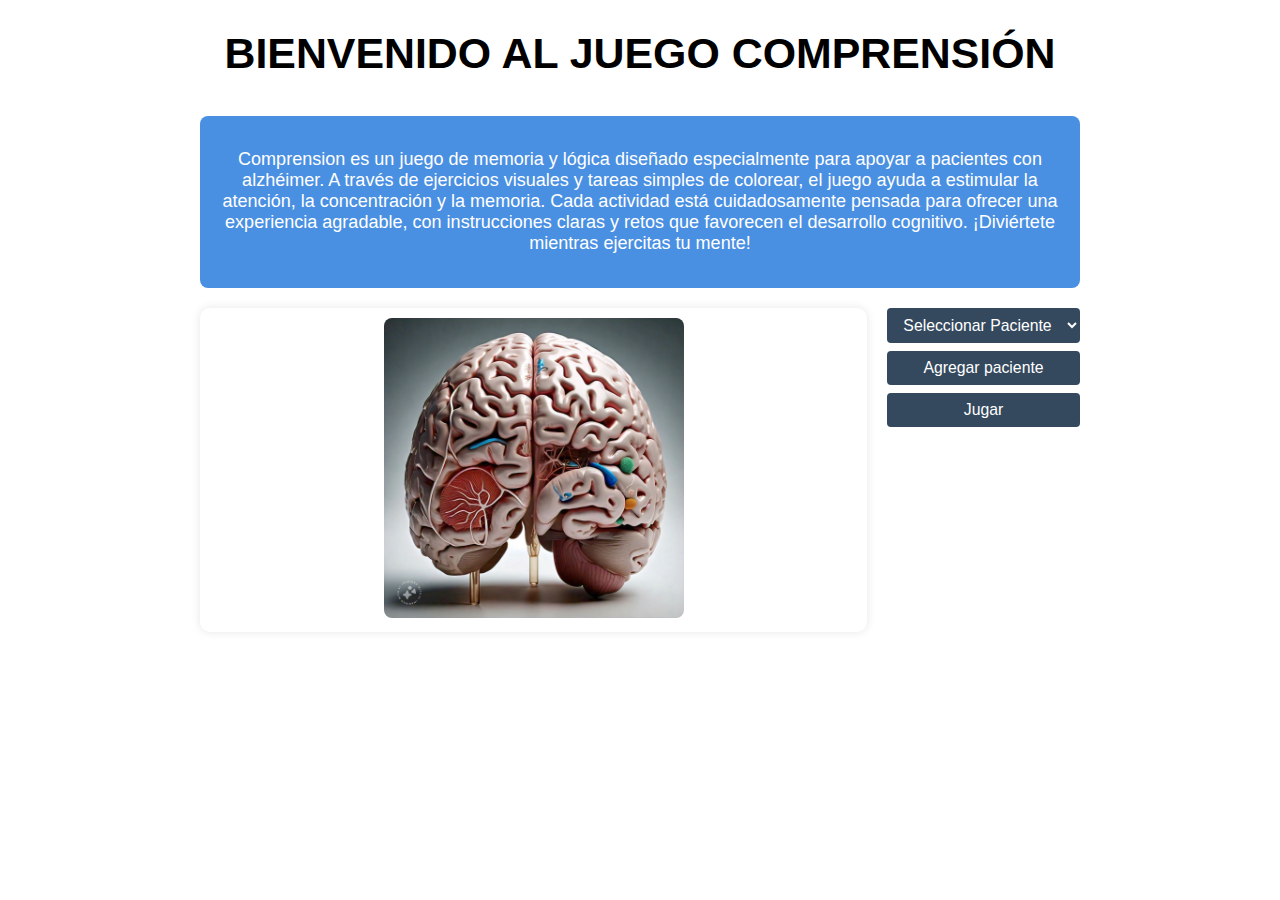
<file: index.html>
<!DOCTYPE html>
<html lang="es">

<head>
    <meta charset="UTF-8">
    <meta name="viewport" content="width=device-width, initial-scale=1.0">
    <title>Juego - Comprensión</title>
    <link rel="stylesheet" href="css/styles.css">
</head>

<body>
    <h1>BIENVENIDO AL JUEGO COMPRENSIÓN</h1>
    <div class="index-container">
        <!-- Información del Juego -->
        <div class="info-juego">
            <p>
                Comprension es un juego de memoria y lógica diseñado especialmente para apoyar a pacientes con
                alzhéimer.
                A través de ejercicios visuales y tareas simples de colorear, el juego ayuda a estimular la atención, la
                concentración y la memoria.
                Cada actividad está cuidadosamente pensada para ofrecer una experiencia agradable, con instrucciones
                claras y retos que favorecen el desarrollo cognitivo.
                ¡Diviértete mientras ejercitas tu mente!
            </p>
        </div>

        <!-- Material Audiovisual -->
        <div class="material-audiovisual">
            <img src="img/cerebro.jpg" alt="Imagen de cerebro" class="audiovisual-img">
        </div>

        <!-- Menú de opciones -->
        <div class="menu-opciones">
            <select id="select-paciente">
                <option value="" disabled selected>Seleccionar Paciente</option>
                <!-- Aquí se insertarán dinámicamente las opciones -->
            </select>
            <button onclick="window.location.href='registro.html'">Agregar paciente</button>
            <button onclick="window.location.href='tablero.html'">Jugar</button>
        </div>
    </div>
    <script src="scripts/pacientes.js"></script>
</body>

</html>
</file>
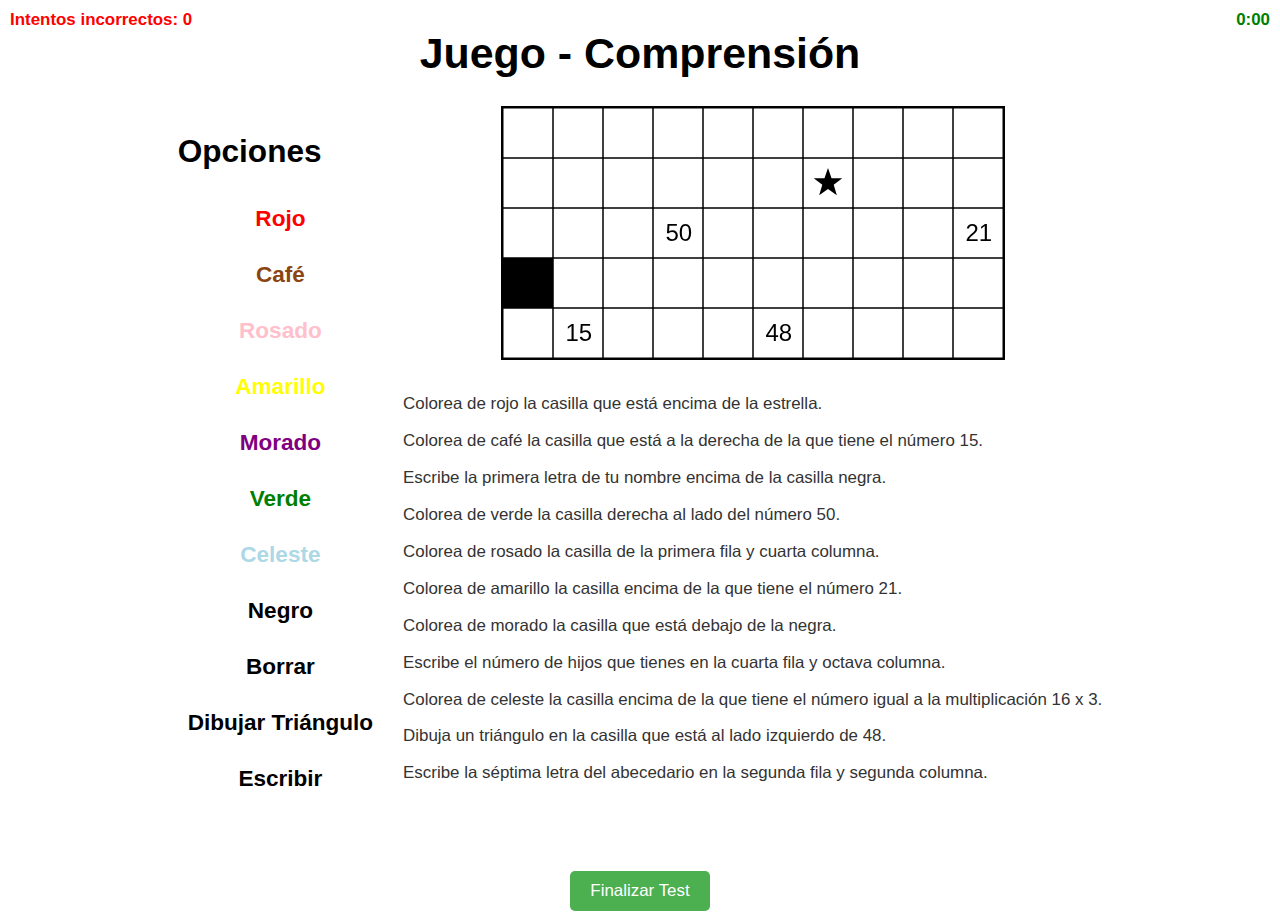
<file: tablero.html>
<!DOCTYPE html>
<html lang="es">
<head>
    <meta charset="UTF-8">
    <meta name="viewport" content="width=device-width, initial-scale=1.0">
    <title>Comprensión</title>
    <link rel="stylesheet" href="css/styles.css">
</head>
<body>
    <div id="attemptCounter" style="position: absolute; top: 10px; right: 10px; font-size: 1.5rem; color: red; font-weight: bold;">
        Intentos incorrectos: 0
    </div>
    <div id="timer" style="position: absolute; top: 10px; right: 10px; font-size: 1.5rem; color: green; font-weight: bold;">
        Tiempo transcurrido: 0:00
    </div>
    <h1>Juego - Comprensión</h1>
    <div class="container">
        <div class="menu">
            <h2>Opciones</h2>
            <ul><b>
                <li onclick="setColor('#FF0000')" class="color-option" style="color: #FF0000;">Rojo</li>
                <li onclick="setColor('#8B4513')" class="color-option" style="color: #8B4513;">Café</li>
                <li onclick="setColor('#FFC0CB')" class="color-option" style="color: #FFC0CB;">Rosado</li>
                <li onclick="setColor('#FFFF00')" class="color-option" style="color: #FFFF00;">Amarillo</li>
                <li onclick="setColor('#800080')" class="color-option" style="color: #800080;">Morado</li>
                <li onclick="setColor('#008000')" class="color-option" style="color: #008000;">Verde</li>
                <li onclick="setColor('#ADD8E6')" class="color-option" style="color: #ADD8E6;">Celeste</li>
                <li onclick="setColor('#000000')" class="color-option" style="color: #000000;">Negro</li>
                <li onclick="setColor('#FFFFFF')" class="color-option" style="color: #000000;">Borrar</li>
                <li onclick="drawTriangle()">Dibujar Triángulo</li>
                <li onclick="enableTextInput()" class="color-option" style="color: #000000;">Escribir</li>
            </ul></b>
        </div>
        <div class="canvas-container">
            <canvas id="tablero" width="500" height="250"></canvas>
            <p id="instruction" class="instruction"></p>
            <p id="notification" style="font-size: 1.5rem; color: green; font-weight: bold;"></p>
        </div>
    </div>
    <!-- Botón de Finalizar Test -->
    <div style="text-align: center; margin-top: 20px;">
        <button onclick="showCompletionTime()" style="font-size: 1.5rem; padding: 10px 20px; background-color: #4CAF50; color: white; border: none; border-radius: 5px; cursor: pointer;">
            Finalizar Test
        </button>
    </div>
    <script src="scripts/tablero.js"></script>
    <script>
        document.addEventListener("DOMContentLoaded", function () {
            drawBoard();
        });
        function enableTextInput() {
            textInputMode = true;
            selectedColor = "";
            drawTriangleMode = false;
        }
    </script>
</body>
</html>
</file>
<file: css/styles.css>
html {
    font-size: 70.5%;
    box-sizing: border-box;
}

*, *:before, *:after {
    box-sizing: inherit;
}

body {
    font-size: 16px;
    font-family: 'Krub', sans-serif;
}

h1 {
    font-size: 3.8rem;
    text-align: center;
}

h2 {
    font-size: 2.8rem;
}

h3 {
    font-size: 2.4rem;
}

/* Styles for the game elements */
.container {
    display: flex;
    justify-content: center;
    align-items: flex-start;
    gap: 20px;
}

/* Estilos de los botones */
.menu ul {
    list-style-type: none;
    padding: 0;
}

.menu li {
    margin: 10px 0;
    padding: 10px;
    cursor: pointer;
    font-size: 2rem;
    border-radius: 5px;
    transition: all 0.3s ease;
    text-align: center;
}

/* Efecto hover */
.menu li:hover {
    background-color: #f0f0f0;
    color: #007BFF;
    box-shadow: 0px 4px 6px rgba(0, 0, 0, 0.1);
    transform: scale(1.05);
}

/* Estilo del input de texto */
#textInput {
    margin-top: 15px;
    padding: 8px;
    font-size: 1rem;
    border: 1px solid #ddd;
    border-radius: 4px;
    width: 100%;
    max-width: 200px;
}

.canvas-container {
    display: flex;
    flex-direction: column;
    align-items: center;
}

canvas {
    border: 2px solid #000;
}

.instruction {
    font-size: 1.5rem;
    color: #333;
}

.instruction.active {
    color: #FF0000;
}


.registro-container {
    max-width: 400px;
    margin: auto;
    padding: 20px;
    border: 1px solid #ccc;
    border-radius: 8px;
    box-shadow: 0 0 10px rgba(0, 0, 0, 0.1);
    background-color: #f9f9f9;
    text-align: center;
}

.registro-container h2 {
    font-size: 2.4rem;
    margin-bottom: 20px;
}

.form-group {
    margin-bottom: 15px;
    text-align: left;
}

.form-group label {
    font-size: 1.6rem;
    display: block;
    margin-bottom: 5px;
}

.form-group input {
    width: 100%;
    padding: 8px;
    font-size: 1.6rem;
    border: 1px solid #ccc;
    border-radius: 4px;
}

.button-group {
    display: flex;
    justify-content: space-around;
    gap: 10px;
    margin-top: 20px;
}

.button-group .btn {
    font-size: 1.4rem;
    padding: 10px;
    background-color: #6c757d;
    color: #fff;
    border: none;
    border-radius: 4px;
    cursor: pointer;
}

.button-group .btn:hover {
    background-color: #5a6268;
}

.index-container {
    display: grid;
    grid-template-columns: 1fr auto;
    gap: 20px;
    padding: 10px;
    max-width: 900px; /* Ancho máximo del contenedor principal */
    margin: auto; /* Centra el contenido */
}

.info-juego {
    grid-column: span 2;
    background-color: #4A90E2;
    padding: 15px;
    text-align: center;
    font-size: 1.6rem;
    color: #FFFFFF;
    border-radius: 8px;
}

.material-audiovisual {
    background-color: #FFFFFF;
    padding: 10px;
    border-radius: 10px;
    box-shadow: 0 0 10px rgba(0, 0, 0, 0.1);
    text-align: center;
}

.audiovisual-img {
    width: 300px; /* Ajusta el ancho de la imagen al contenedor */
    max-width: 300px; /* Ancho máximo de la imagen para evitar que sea demasiado grande */
    height: auto; /* Mantiene la proporción de la imagen */
    border-radius: 8px;
}

.menu-opciones {
    display: flex;
    flex-direction: column;
    gap: 8px;
}

.menu-opciones label {
    font-size: 1.4rem;
    color: #333;
}

.menu-opciones select, .menu-opciones button {
    font-size: 1.4rem;
    padding: 8px 12px;
    background-color: #34495E;
    color: #FFFFFF;
    border: none;
    border-radius: 4px;
    cursor: pointer;
    text-align: center;
    transition: background-color 0.3s ease;
    width: 100%; /* Alinea los botones y el selector a lo ancho del contenedor */
}

.menu-opciones select:hover, .menu-opciones button:hover {
    background-color: #2C3E50;
}

.estadistica-container {
    padding: 20px;
    background-color: #FFFFFF;
    box-shadow: 0 0 20px rgba(0, 0, 0, 0.1);
    border-radius: 8px;
    display: grid;
    grid-template-columns: 1fr 2fr;
    gap: 20px;
}

.estadistica-container h1 {
    grid-column: span 2;
    text-align: center;
    font-size: 3.6rem;
    color: #4A90E2;
    margin-bottom: 20px;
}

.info-paciente {
    background-color: #E0E7ED;
    padding: 15px;
    border-radius: 8px;
    display: flex;
    flex-direction: column;
    align-items: flex-start;
    justify-content: center;
}

.info-paciente label {
    font-size: 1.2rem;
    color: #333;
}

#paciente-id {
    margin-top: 5px;
    padding: 8px;
    font-size: 1rem;
    border: 1px solid #ccc;
    border-radius: 4px;
    width: 100%;
}

.datos-paciente {
    background-color: #C8D6E5;
    padding: 10px;
    border-radius: 4px;
    margin-top: 10px;
    font-size: 1.2rem;
    color: #333;
    width: 100%;
}

.estadisticas-detalle {
    background-color: #EAF0F7;
    padding: 20px;
    border-radius: 8px;
    display: flex;
    flex-direction: column;
    align-items: center;
}

.estadisticas-detalle p {
    font-size: 1.4rem;
    color: #34495E;
    margin: 5px 0;
}

.grafico-container {
    margin-top: 20px;
    background-color: #FFFFFF;
    padding: 10px;
    border-radius: 8px;
    box-shadow: 0 0 10px rgba(0, 0, 0, 0.1);
    text-align: center;
    width: 100%;
    height: 300px;
}

#grafico {
    width: 100%;
    height: 100%;
}

.instruction {
    font-size: 1.5rem;
    color: #333;
}

.instruction.completed {
    color: #888; /* Color para indicar que la instrucción ha sido completada */
    text-decoration: line-through;
}

.instruction.active {
    color: #FF0000; /* Destaca la instrucción activa en rojo */
}

.notification {
    position: fixed;
    top: 40px;
    right: 40px;
    padding: 20px 30px;
    background-color: rgba(255, 0, 0, 0.9);
    color: white;
    font-size: 24px; /* Aumenta el tamaño de la fuente */
    font-weight: bold; /* Añade negrita para mayor visibilidad */
    border-radius: 8px;
    z-index: 1000;
    box-shadow: 0 4px 8px rgba(0, 0, 0, 0.3);
    animation: fadein 0.5s, fadeout 0.5s 2.5s;
}

@keyframes fadein {
    from { opacity: 0; }
    to { opacity: 1; }
}

@keyframes fadeout {
    from { opacity: 1; }
    to { opacity: 0; }
}

#attemptCounter {
    position: absolute;
    top: 10px;
    left: 10px;
    font-size: 1.5rem;
    color: red;
    font-weight: bold;
}

#timeCounter {
    position: absolute;
    top: 10px;
    right: 10px;
    font-size: 1.5rem;
    color: green;
    font-weight: bold;
}

.boton-salir {
    background-color: #d9534f;
    color: #fff;
    border: none;
    padding: 10px 20px;
    font-size: 16px;
    cursor: pointer;
    border-radius: 5px;
    margin-top: 20px;
    transition: background-color 0.3s ease;
}

.boton-salir:hover {
    background-color: #c9302c;
}
</file>
